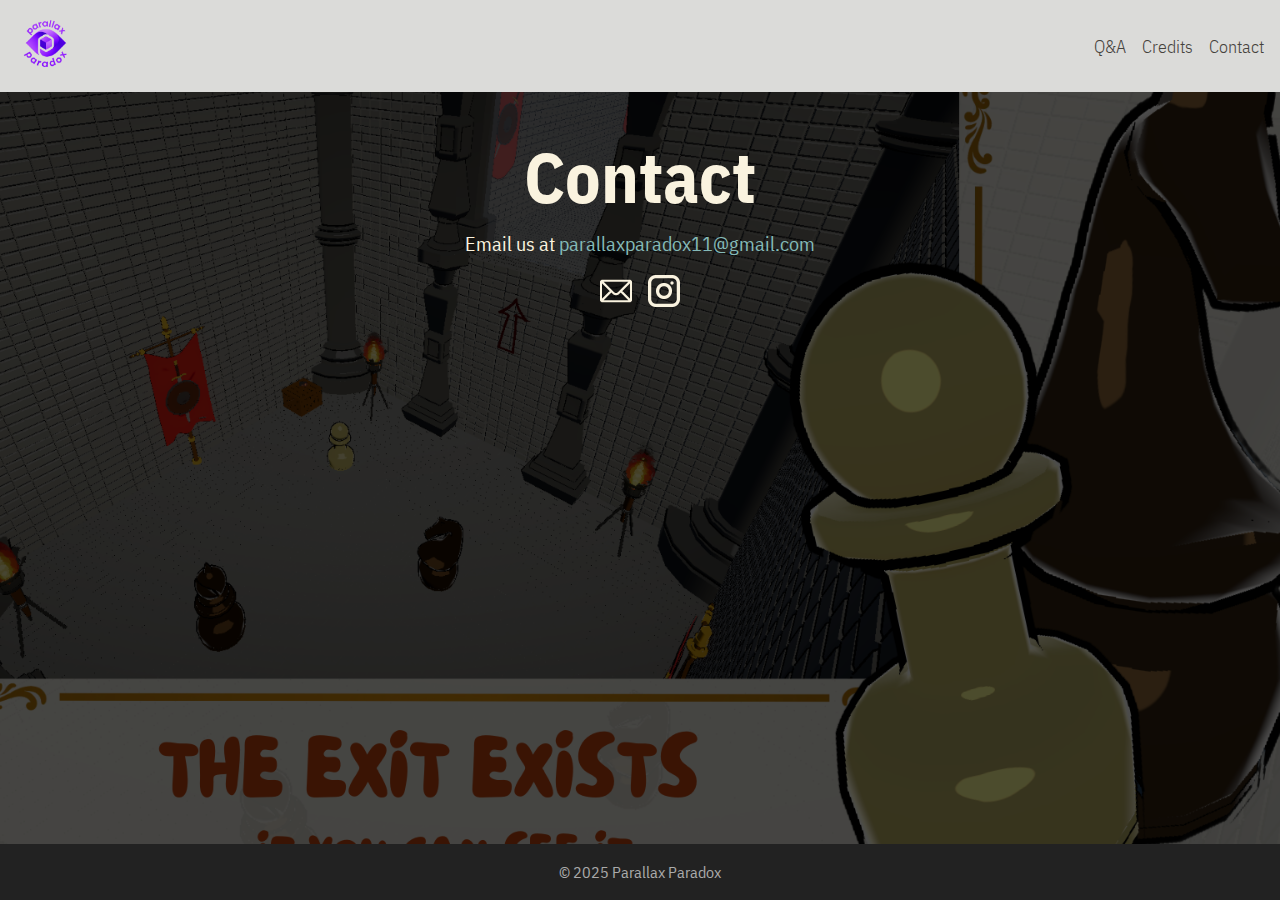
<file: contact.html>
<!DOCTYPE html>
<html lang="en">
  <head>
    <meta charset="UTF-8" />
    <meta name="viewport" content="width=device-width, initial-scale=1.0" />
    <title>Contact – Parallax Paradox</title>
    <link rel="stylesheet" href="style.css" />
    <link rel="stylesheet" href="style.css" />
    <link rel="preconnect" href="https://fonts.googleapis.com" />
    <link rel="preconnect" href="https://fonts.gstatic.com" crossorigin />
    <link
      href="https://fonts.googleapis.com/css2?family=IBM+Plex+Sans+Condensed:ital,wght@0,100;0,200;0,300;0,400;0,500;0,600;0,700;1,100;1,200;1,300;1,400;1,500;1,600;1,700&display=swap"
      rel="stylesheet"
    />
  </head>
  <body>
    <header>
      <a class="logo" href="index.html"
        ><img src="images/logo.png" alt="Parallax Paradox logo"
      /></a>
      <nav>
        <ul>
          <li><a href="qa.html">Q&A</a></li>
          <li><a href="credits.html">Credits</a></li>
          <li><a href="contact.html">Contact</a></li>
        </ul>
      </nav>
    </header>

    <main class="contact-page">
      <h1>Contact</h1>
      <div class="contact-info">
        <p>
          Email us at
          <a href="parallaxparadox11@gmail.com">parallaxparadox11@gmail.com</a>
        </p>
        <div class="social-buttons">
          <a href=""mailto:parallaxparadox11@gmail.com""><img src="images/icon-email-faf3df.png" alt="Email" /></a>
          <a href="https://www.instagram.com/parallax_paradox?igsh=YWpxYXBxajE1eXNr" target="_blank"
            ><img src="images/icon-instagram-faf3df.png" alt="Instagram"
          /></a>
        </div>
      </div>
    </main>

    <footer>
      <p>© 2025 Parallax Paradox</p>
    </footer>
  </body>
</html>
</file>
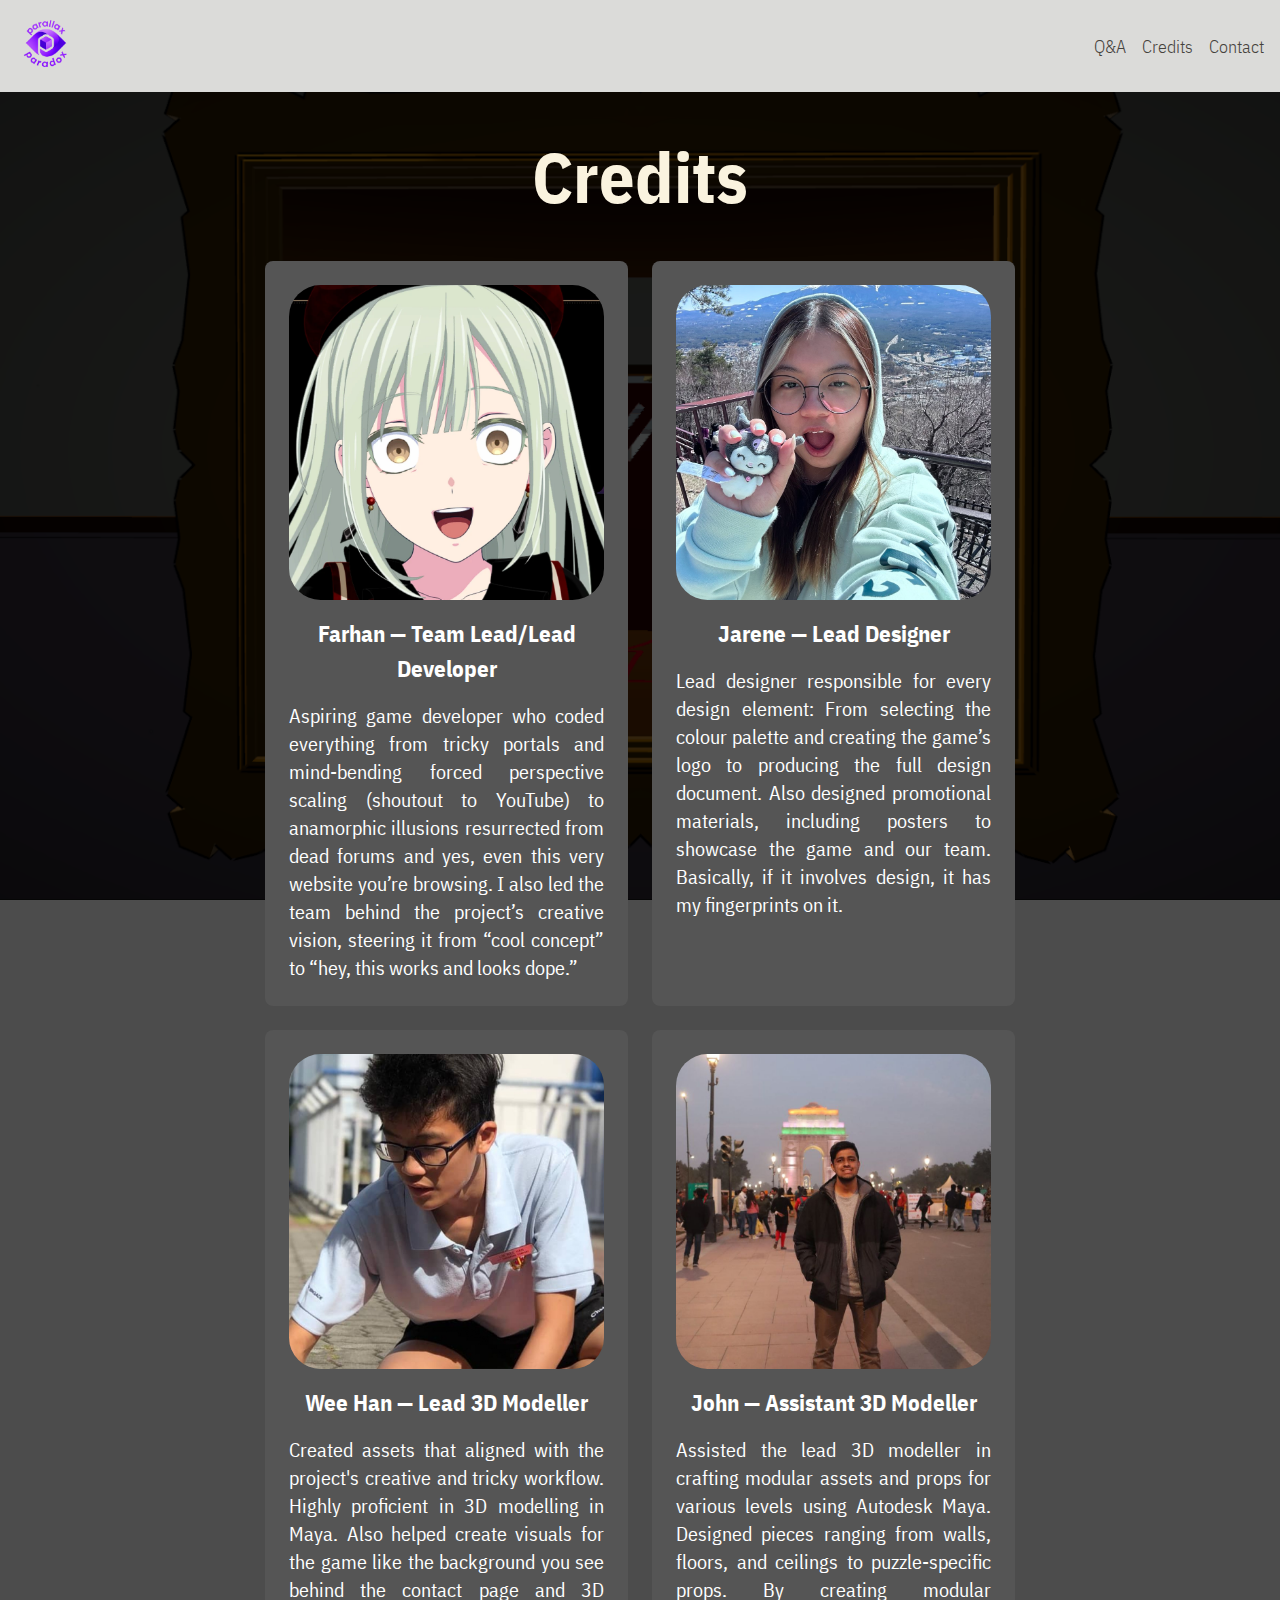
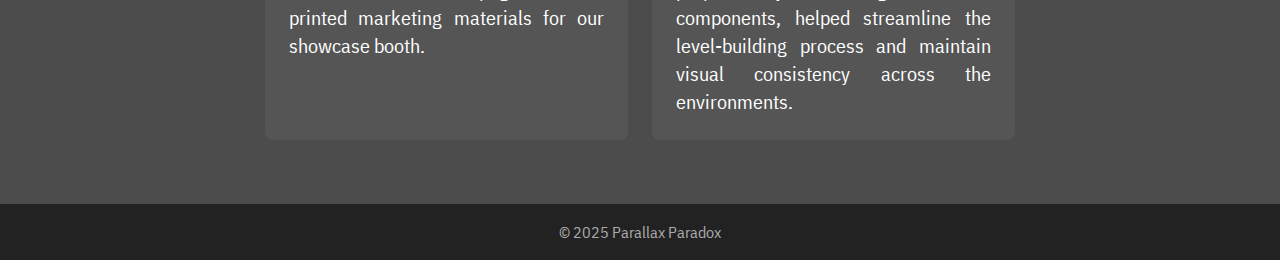
<file: credits.html>
<!DOCTYPE html>
<html lang="en">
  <head>
    <meta charset="UTF-8" />
    <meta name="viewport" content="width=device-width, initial-scale=1.0" />
    <title>Credits – Parallax Paradox</title>
    <link rel="stylesheet" href="style.css" />
    <link rel="stylesheet" href="style.css" />
    <link rel="preconnect" href="https://fonts.googleapis.com" />
    <link rel="preconnect" href="https://fonts.gstatic.com" crossorigin />
    <link
      href="https://fonts.googleapis.com/css2?family=IBM+Plex+Sans+Condensed:ital,wght@0,100;0,200;0,300;0,400;0,500;0,600;0,700;1,100;1,200;1,300;1,400;1,500;1,600;1,700&display=swap"
      rel="stylesheet"
    />
  </head>
  <body>
    <header>
      <a class="logo" href="index.html"
        ><img src="images/logo.png" alt="Parallax Paradox logo"
      /></a>
      <nav>
        <ul>
          <li><a href="qa.html">Q&A</a></li>
          <li><a href="credits.html">Credits</a></li>
          <li><a href="contact.html">Contact</a></li>
        </ul>
      </nav>
    </header>

    <main class="credits-page">
      <h1>Credits</h1>
      <div class="credits-grid">
        <div class="member-card">
          <img src="images/farhan-profile.png" alt="Member 1" />
          <h3>Farhan — Team Lead/Lead Developer</h3>
          <p>
            Aspiring game developer who coded everything from tricky portals and
            mind-bending forced perspective scaling (shoutout to YouTube) to
            anamorphic illusions resurrected from dead forums and yes, even this
            very website you’re browsing. I also led the team behind the
            project’s creative vision, steering it from “cool concept” to “hey,
            this works and looks dope.”
          </p>
        </div>
        <div class="member-card">
          <img src="images/jarene-profile.jpg" alt="Member 2" />
          <h3>Jarene — Lead Designer</h3>
          <p>
            Lead designer responsible for every design element: From selecting
            the colour palette and creating the game’s logo to producing the
            full design document. Also designed promotional materials, including
            posters to showcase the game and our team. Basically, if it involves
            design, it has my fingerprints on it.
          </p>
        </div>
        <div class="member-card">
          <img src="images/weehan-profile.png" alt="Member 3" />
          <h3>Wee Han — Lead 3D Modeller</h3>
          <p>
            Created assets that aligned with the project's creative and tricky
            workflow. Highly proficient in 3D modelling in Maya. Also helped
            create visuals for the game like the background you see behind the
            contact page and 3D printed marketing materials for our showcase
            booth.
          </p>
        </div>
        <div class="member-card">
          <img src="images/john-profile.jpg" alt="Member 4" />
          <h3>John — Assistant 3D Modeller</h3>
          <p>
            Assisted the lead 3D modeller in crafting modular assets and props
            for various levels using Autodesk Maya. Designed pieces ranging from
            walls, floors, and ceilings to puzzle-specific props. By creating
            modular components, helped streamline the level-building process and
            maintain visual consistency across the environments.
          </p>
        </div>
      </div>
    </main>

    <footer>
      <p>© 2025 Parallax Paradox</p>
    </footer>
  </body>
</html>
</file>
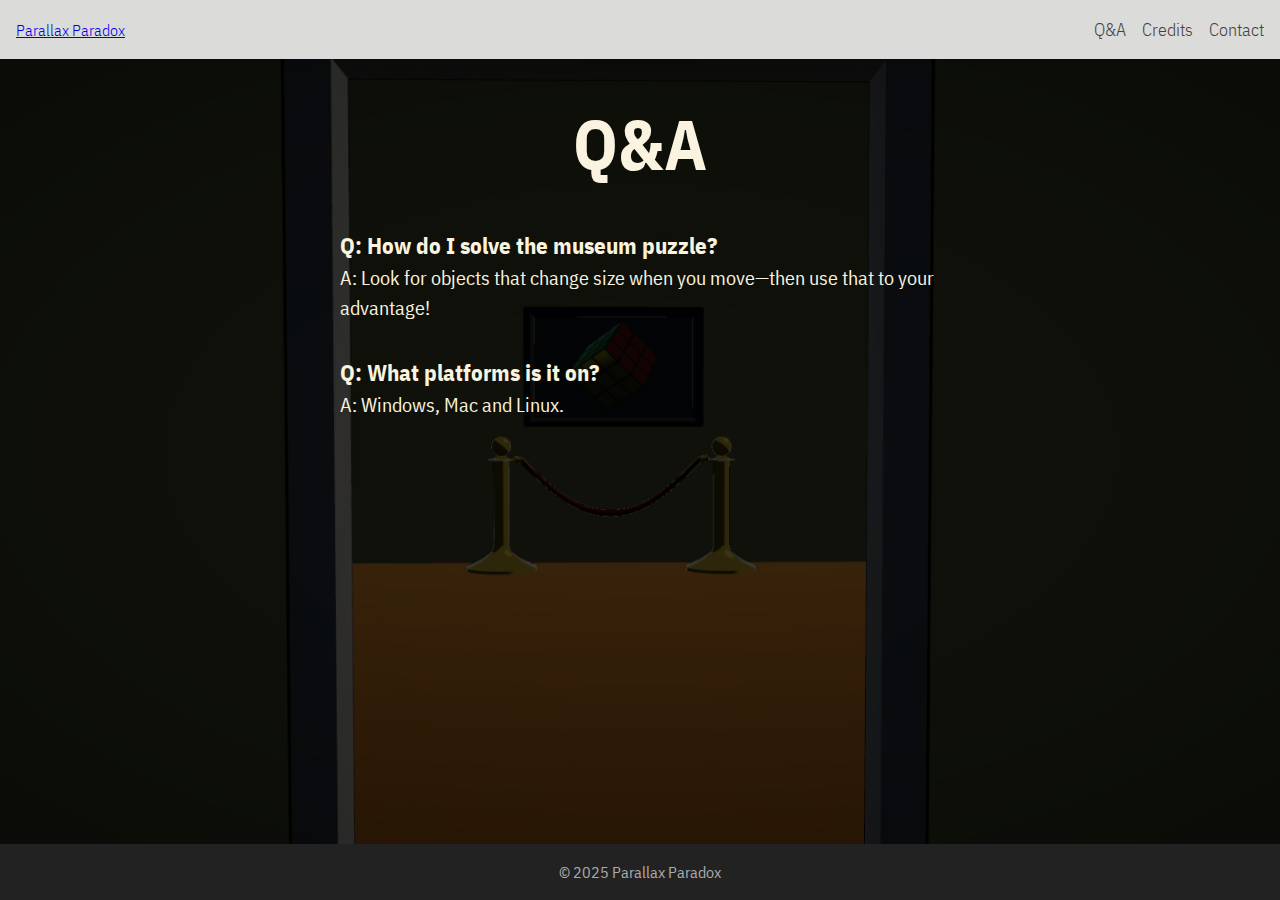
<file: qa.html>
<!DOCTYPE html>
<html lang="en">
  <head>
    <meta charset="UTF-8" />
    <meta name="viewport" content="width=device-width, initial-scale=1.0" />
    <title>Q&A – Parallax Paradox</title>
    <link rel="stylesheet" href="style.css" />
    <link rel="stylesheet" href="style.css" />
    <link rel="preconnect" href="https://fonts.googleapis.com" />
    <link rel="preconnect" href="https://fonts.gstatic.com" crossorigin />
    <link
      href="https://fonts.googleapis.com/css2?family=IBM+Plex+Sans+Condensed:ital,wght@0,100;0,200;0,300;0,400;0,500;0,600;0,700;1,100;1,200;1,300;1,400;1,500;1,600;1,700&display=swap"
      rel="stylesheet"
    />
  </head>
  <body>
    <header>
      <a class="logo" href="index.html">Parallax Paradox</a>
      <nav>
        <ul>
          <li><a href="qa.html">Q&A</a></li>
          <li><a href="credits.html">Credits</a></li>
          <li><a href="contact.html">Contact</a></li>
        </ul>
      </nav>
    </header>

    <main class="qa-page">
      <h1>Q&A</h1>
      <div class="qa-pair">
        <h3>Q: How do I solve the museum puzzle?</h3>
        <p>
          A: Look for objects that change size when you move—then use that to
          your advantage!
        </p>
      </div>
      <div class="qa-pair">
        <h3>Q: What platforms is it on?</h3>
        <p>A: Windows, Mac and Linux.</p>
      </div>
    </main>

    <footer>
      <p>© 2025 Parallax Paradox</p>
    </footer>
  </body>
</html>
</file>
<file: style.css>
* {
    box-sizing: border-box;
    margin: 0;
    padding: 0;
  }
  body {
    font-family: "IBM Plex Sans Condensed", sans-serif;
    color: #faf3df;
    line-height: 1.5;
    display: flex;
    flex-direction: column;
    min-height: 100vh;
  }
  header {
    font-weight: 300;
    display: flex;
    justify-content: space-between;
    align-items: center;
    padding: 1rem;
    background: #dbdbd9;
  }
  header .logo {
    display: inline-block;
  }

  /* size the image to fit your header */
  header .logo img {
    height: 60px;    /* pick whatever height works best */
    width: auto;     /* preserves aspect ratio */
    display: block;  /* removes any inline whitespace */
  }

  header nav ul {
    list-style: none;
    display: flex;
    gap: 1rem;
  }
  header nav a {
    color: #45423c;
    text-decoration: none;
    font-size: 18px;
  }
  main {
    font-weight: 400;
    font-size: 20px;
    flex: 1;
    padding: 2rem;
  }
  footer {
    text-align: center;
    padding: 1rem;
    background: #222;
    color: #aaa;
  }

  h1{
    text-align: center;
    font-size: 70px;
    font-weight: 700;
  }

  h2{
    font-weight: 600;
  }
  
  :root {
    /* set this once to the width you want for both video & carousel */
    --media-width: 600px;
  }

  /* — Sign-up + Video */
  .signup-trailer {
    display: flex;
    justify-content: space-between;
    align-items: center;
    margin-bottom: 2rem;
  }

  /* make the form a fixed width and center it in its own flexbox */
  .signup-trailer .signup {
    flex: 0 0 250px;
    display: flex;
    flex-direction: column;
    gap: 0.5rem;
  }

  /* force the video container to your media-width */
  .signup-trailer .trailer {
    flex: 0 0 var(--media-width);
  }
  .signup {
    display: flex;
    flex-direction: column;
    gap: 0.5rem;
  }
  .signup input {
    padding: 0.5rem;
    font-size: 1rem;
  }
  .signup button {
    border: none;
    border-radius: 4px;
    background-color: #a6a89a;
    padding: 0.6rem;
    font-size: 1rem;
    cursor: pointer;
  }
  .trailer video {
    width: 100%;
    border: 2px solid #bfa1a0;
  }
  
  /* — Carousel + Description wrapper */
  .carousel-description {
    display: flex;
    align-items: flex-start; /* or center */
    gap: 2rem;
    margin-bottom: 2rem;
  }
  
  /* — Carousel Section (buttons + viewport) */
  .carousel-section {
    display: flex;
    align-items: center;
    justify-content: center;
    gap: 0.5rem;
    flex: 0 0 var(--media-width);       /* total width for carousel + buttons matched to video */
  }
  
  /* Prev/Next Buttons */
  .carousel-btn {
    background: none;       /* no fill */
    border: none;           /* no border */
    box-shadow: none;       /* in case you had a shadow */
    color: #45423c;            /* keeps the arrow white */
    font-size: 1.8rem;      
    padding: 0.5rem;        /* clickable area around the arrow */
    cursor: pointer;
  }
  .carousel-btn:hover {
    color: #dbdbd9;
  }
  
  /* Carousel viewport */
  .carousel-container {
    overflow: hidden;
    width: 100%;
  }
  
  /* Scroll-snap track */
  .carousel-track {
    display: flex;
    gap: 1rem;
    overflow-x: auto;
    scroll-snap-type: x mandatory;
    scroll-behavior: smooth;
    -webkit-overflow-scrolling: touch;
  }
  .carousel-track::-webkit-scrollbar {
    display: none;
  }
  
  /* One slide at a time */
  .carousel-item {
    flex: 0 0 100%;
    scroll-snap-align: start;
  }
  .carousel-item img {
    width: 100%;
    display: block;
    border-radius: 4px;
  }

  .carousel-track.no-anim {
    scroll-behavior: auto;
  }
  
  /* — Description Column */
  .description {
    flex: 1;
  }
  
  /* — Download Button */
  .download {
    text-align: center;
    margin-top: 2rem;        /* adds space above it */
  }

  .download .btn {
    display: inline-block;
    padding: 0.8rem 1.2rem;
    background: #c3ebd7;
    color: #45423c;
    text-decoration: none;
    border-radius: 4px;
  }
  
  /* — Q&A Page */
  /* Center the Q&A page content */
  .qa-page {
    display: flex;
    flex-direction: column;
    align-items: center;
    gap: 2rem;           /* space between the heading and each pair */
    padding: 2rem 0;
  }

  /* Constrain each Q&A pair and center it */
  .qa-pair {
    width: 100%;
    max-width: 600px;    /* or whatever width you prefer */
    margin: 0 auto;      /* horizontal centering */
  }

  /* Optional: if you want the text itself left-aligned inside each box */
  .qa-pair h3,
  .qa-pair p {
    text-align: left;
  }
  
  /* — Credits Page */
  .credits-grid {
  display: grid;
  grid-template-columns: repeat(2, 1fr); /* exactly 2 columns */
  gap: 1.5rem;
  padding: 2rem 0;

  max-width: 750px;     /* controls total grid width */
  margin: 0 auto;       /* centers the grid */
}

/* Mobile: switch to 1 column */
@media (max-width: 600px) {
  .credits-grid {
    grid-template-columns: 1fr;
  }
}

/* — Member card styling */
  .member-card {
    background: #555;         /* gray background */
    color: #fff;              /* white text */
    padding: 1.5rem;
    border-radius: 8px;
    text-align: center;
    display: flex;
    flex-direction: column;
    align-items: center;
    row-gap: 1rem;
    text-align: justify;
  }

  /* ensure name is first, then img, then desc */
  .member-card h3 {
    text-align: center; /* keep names centered if you want */
    order: 1;
    margin: 0;
  }

  .member-card img {
    width: 100%;
    height: auto;          /* keep aspect ratio */
    aspect-ratio: 1 / 1;   /* keep it square */
    object-fit: cover;     /* crop neatly if needed */
    border-radius: 10%;    /* round edges */
  }

  .member-card p {
    order: 3;
    line-height: 1.4;
    margin: 0;
  }
  
  /* — Contact Page */
  .contact-info {
    text-align: center;
  }

  .contact-info a {
  color: #84bab8;
  text-decoration: none; /* optional, removes underline */
}

.contact-info a:hover {
  text-decoration: underline; /* optional, adds underline on hover */
}
  .social-buttons {
    margin-top: 1rem;
    display: flex;
    justify-content: center;
    gap: 1rem;
  }
  .social-buttons img {
    width: 32px;
    height: 32px;
  }

/* Q&A page background with dark overlay */
.qa-page {
  position: relative;
  background-image: url("images/Screenshot\ 4.png");
  background-size: cover;
  background-position: center;
  background-repeat: no-repeat;
  background-attachment: fixed;
}
.qa-page::before {
  content: "";
  position: absolute;
  top: 0;
  left: 0;
  width: 100%;
  height: 100%;
  background: rgba(0, 0, 0, 0.7); /* darkness level */
  z-index: 0;
}
.qa-page > * {
  position: relative;
  z-index: 1;
}

/* Credits page background with dark overlay */
.credits-page {
  position: relative;
  background-image: url("images/Screenshot\ 7.png");
  background-size: cover;
  background-position: center;
  background-repeat: no-repeat;
  background-attachment: fixed;
}
.credits-page::before {
  content: "";
  position: absolute;
  top: 0;
  left: 0;
  width: 100%;
  height: 100%;
  background: rgba(0, 0, 0, 0.7);
  z-index: 0;
}
.credits-page > * {
  position: relative;
  z-index: 1;
}

/* Contact page background with dark overlay */
.contact-page {
  position: relative;
  background-image: url("images/Background\ 3.png");
  background-size: cover;
  background-position: center;
  background-repeat: no-repeat;
  background-attachment: fixed;
}
.contact-page::before {
  content: "";
  position: absolute;
  top: 0;
  left: 0;
  width: 100%;
  height: 100%;
  background: rgba(0, 0, 0, 0.7);
  z-index: 0;
}
.contact-page > * {
  position: relative;
  z-index: 1;
}

/* Home page background with dark overlay */
.home-page {
  position: relative;
  background-image: url("images/Screenshot 1.png");
  background-size: cover;
  background-position: center;
  background-repeat: no-repeat;
  background-attachment: fixed;
}
.home-page::before {
  content: "";
  position: absolute;
  top: 0;
  left: 0;
  width: 100%;
  height: 100%;
  background: rgba(0, 0, 0, 0.7);
  z-index: 0;
}
.home-page > * {
  position: relative;
  z-index: 1;
}
</file>
